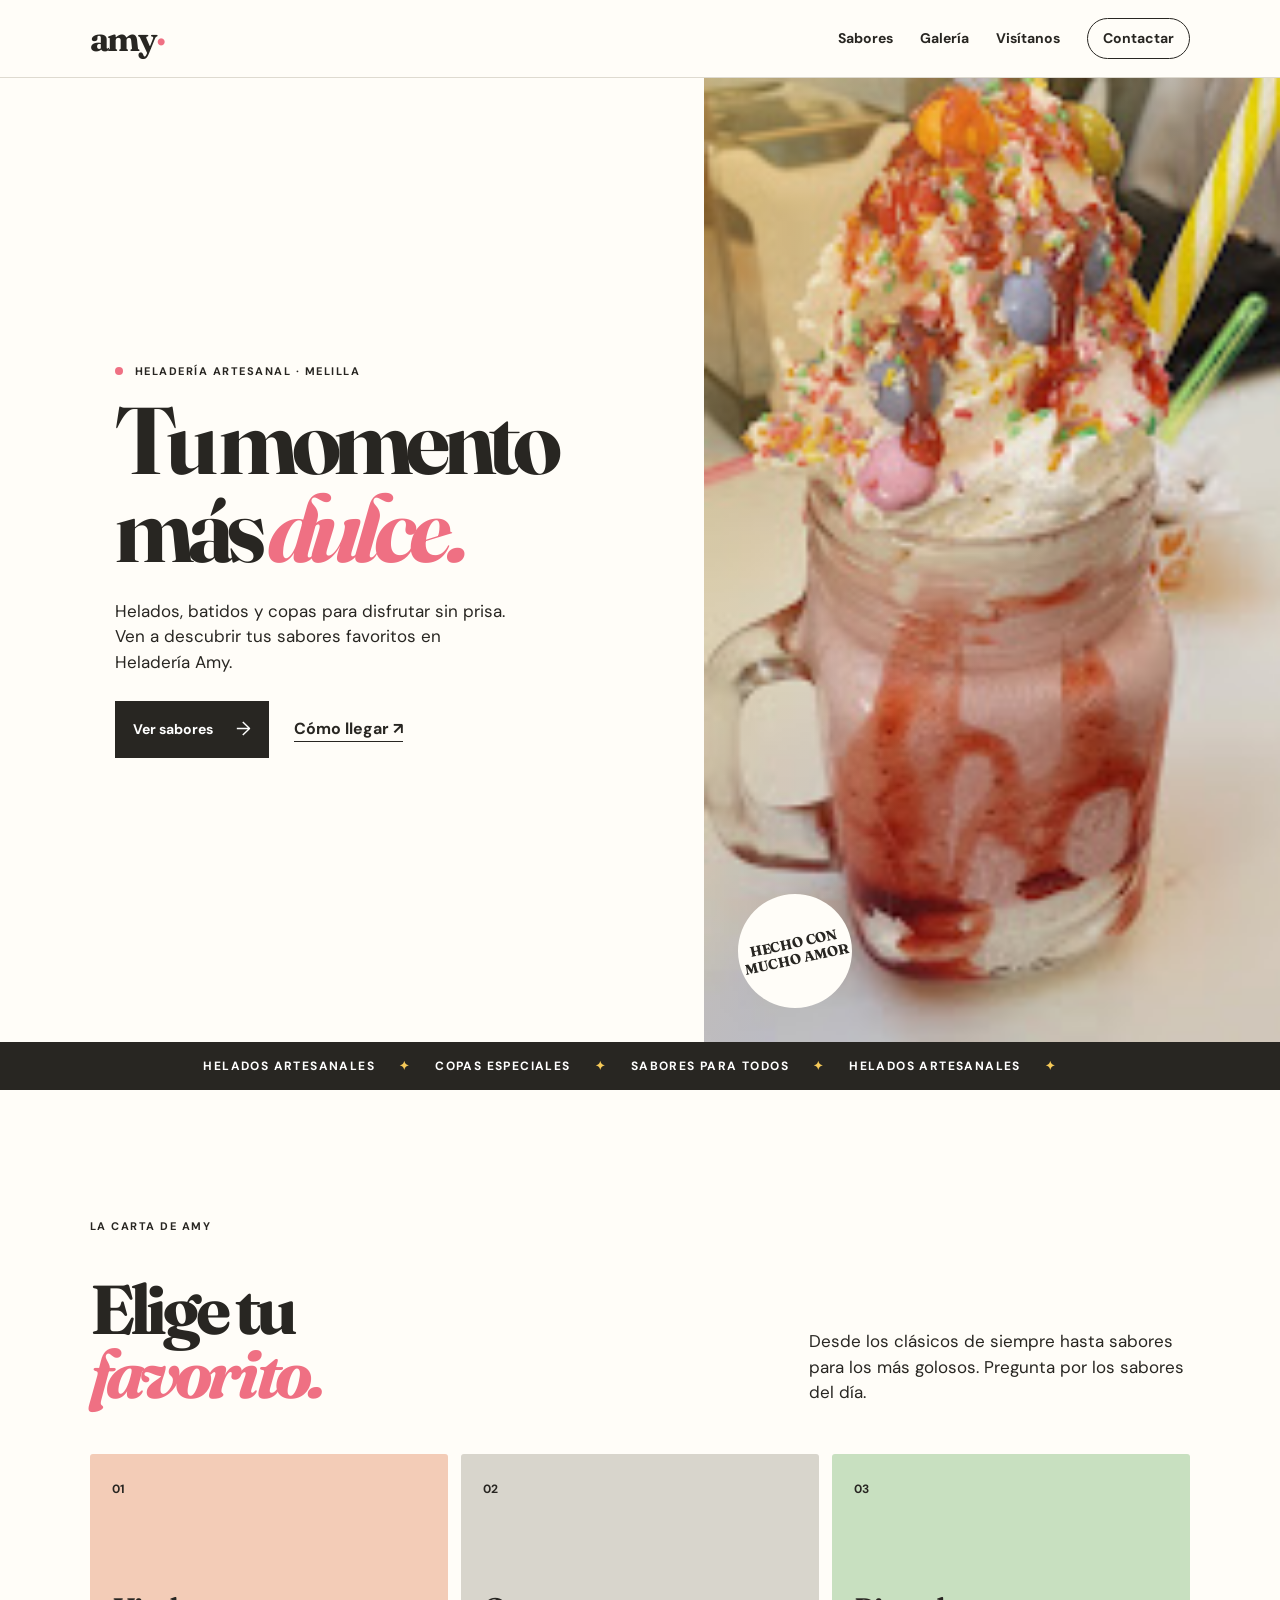
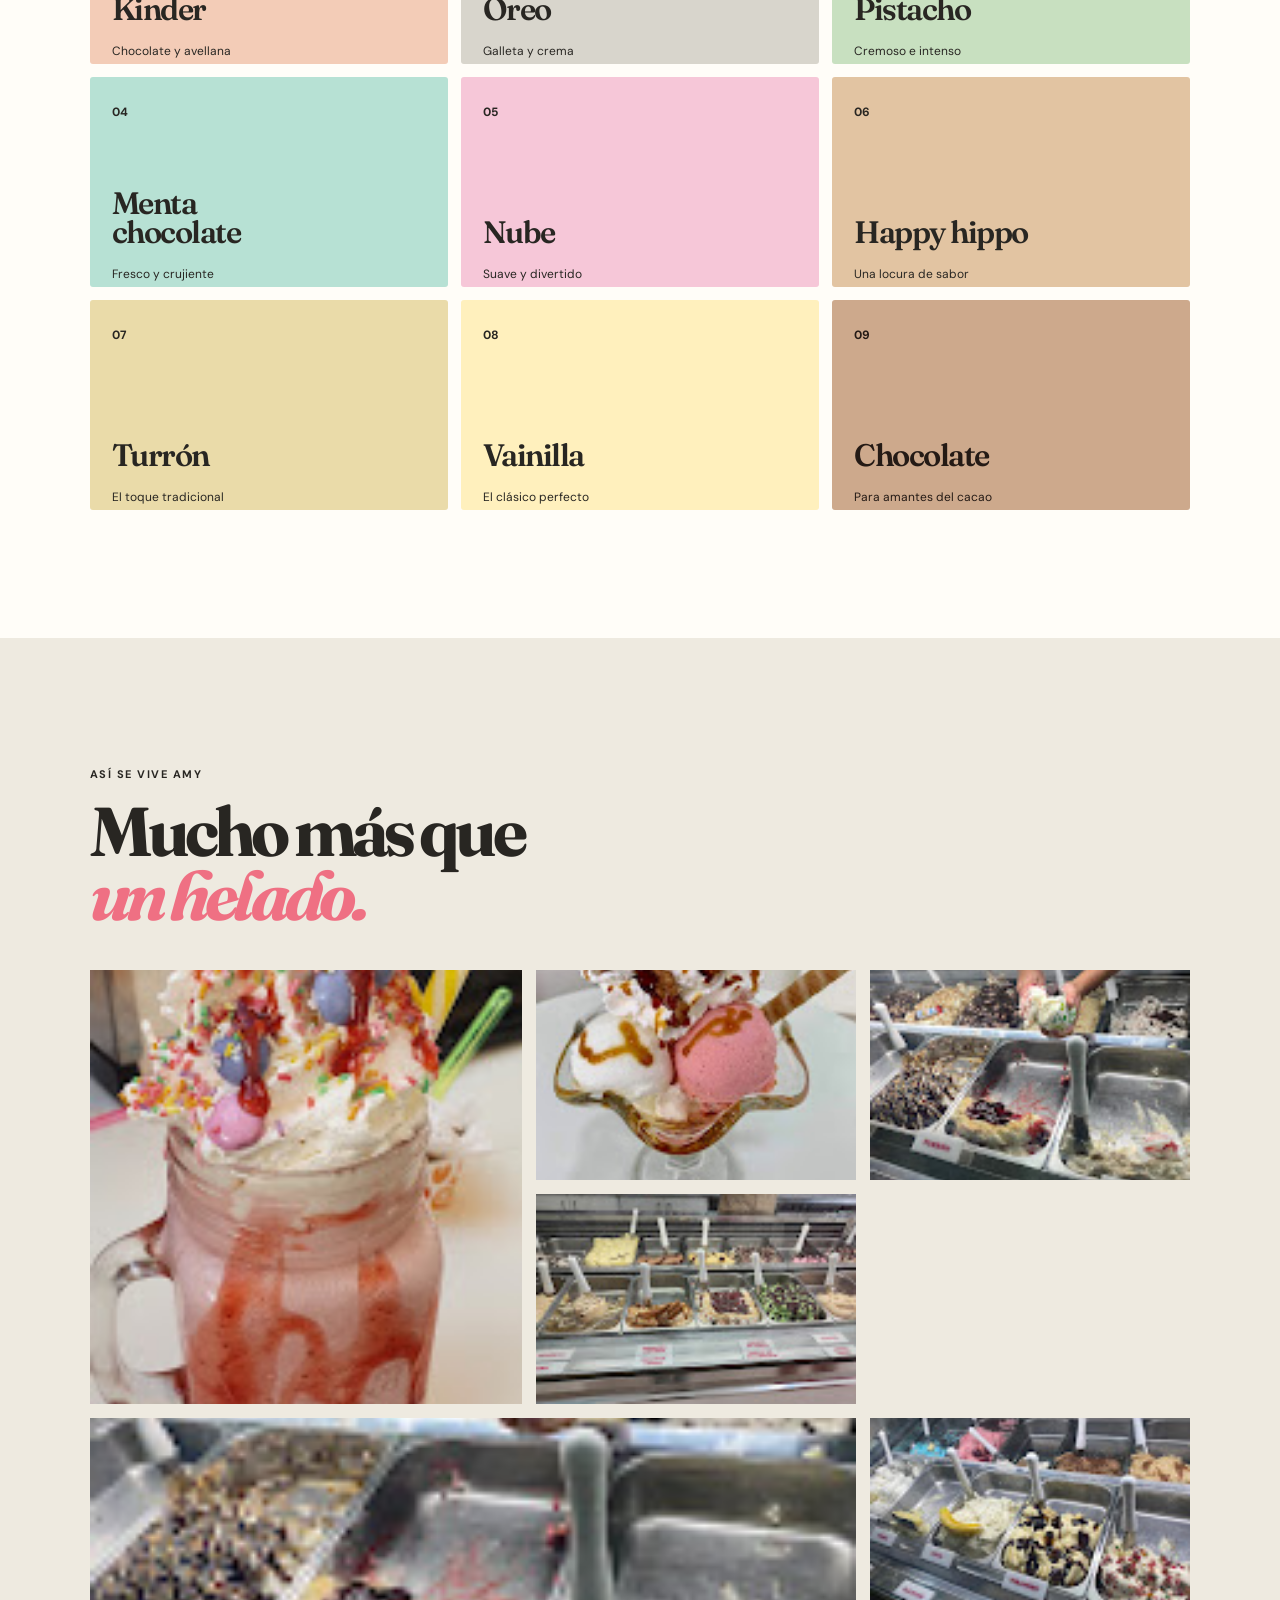
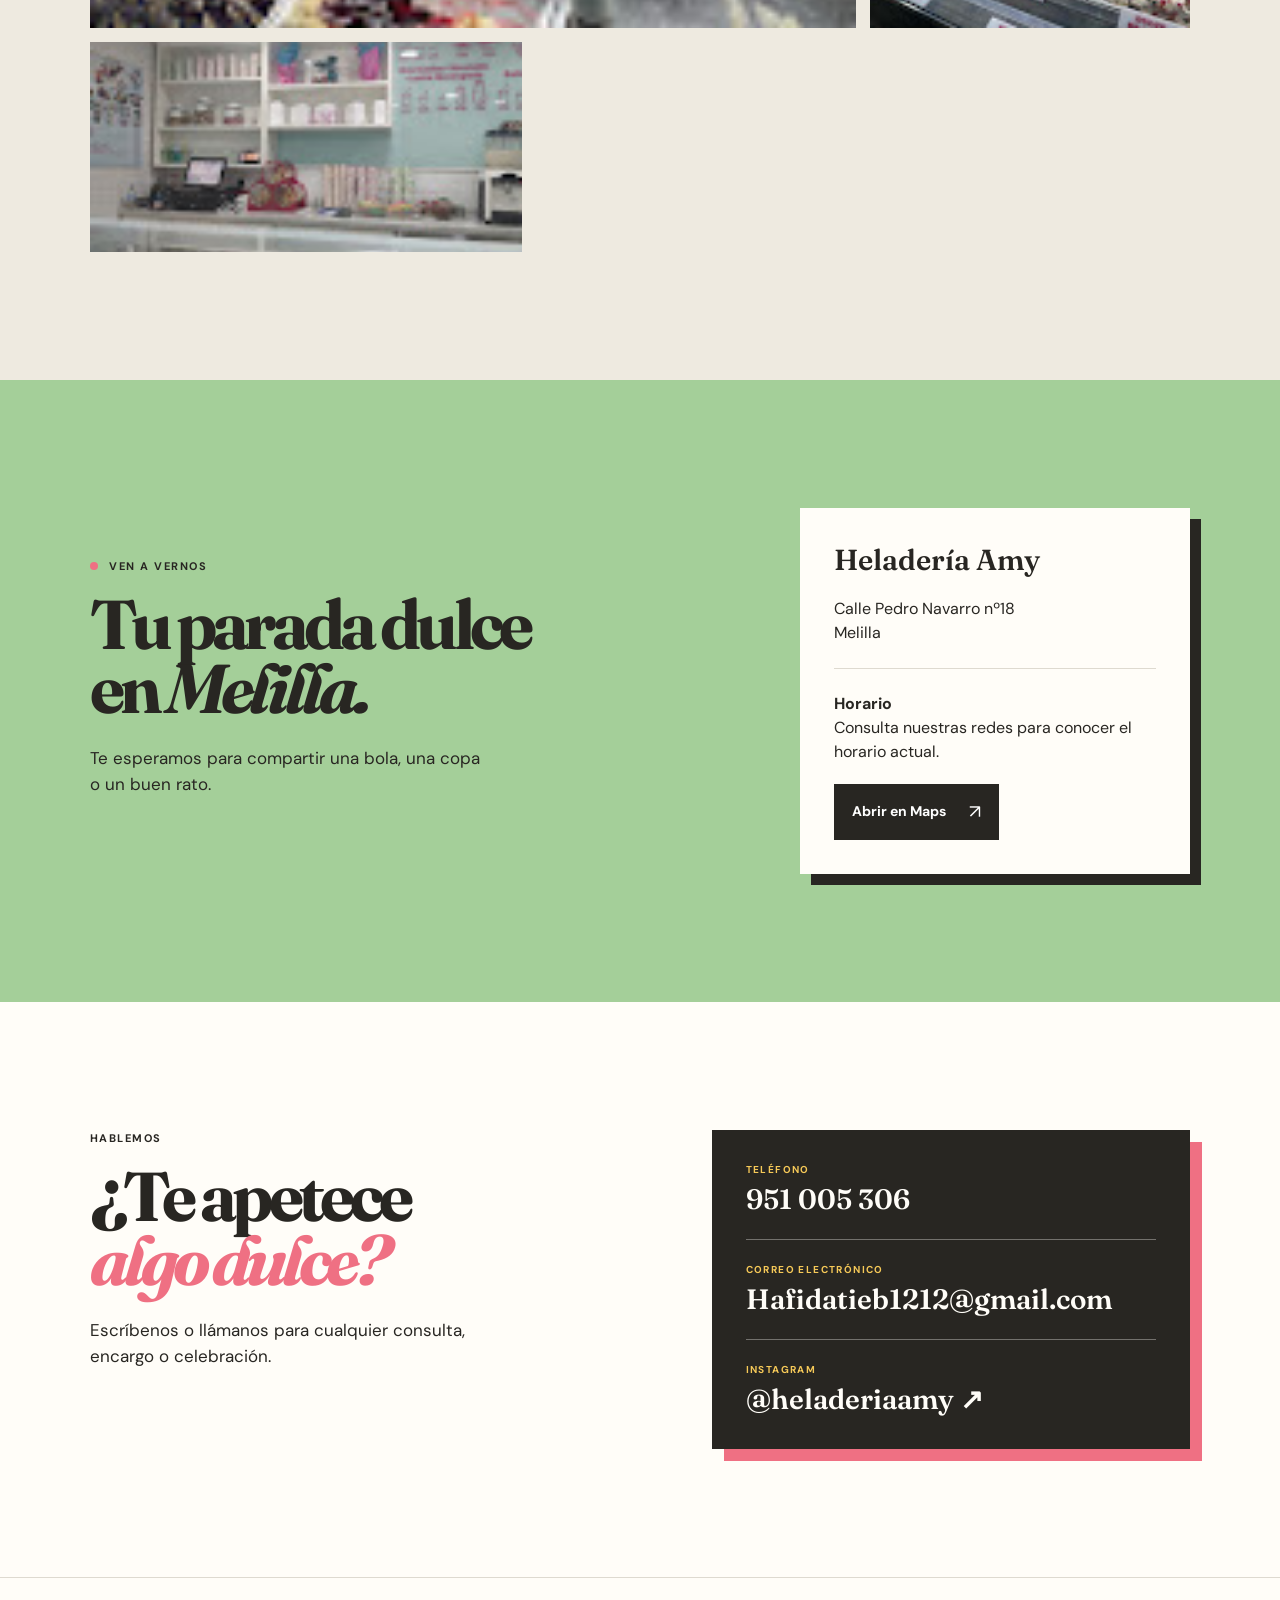
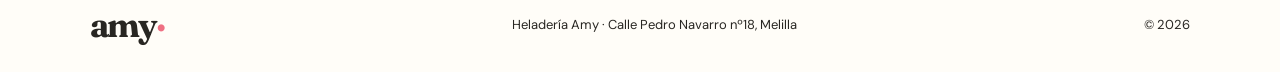
<file: index.html>
<!doctype html><html lang="es"><head><meta charset="UTF-8"><meta name="viewport" content="width=device-width, initial-scale=1.0"><meta name="description" content="Heladería Amy en Melilla: helados, batidos y copas con mucho sabor."><title>Heladería Amy · Melilla</title><link rel="preconnect" href="https://fonts.googleapis.com"><link rel="preconnect" href="https://fonts.gstatic.com" crossorigin><link href="https://fonts.googleapis.com/css2?family=DM+Sans:wght@400;500;600;700&family=Fraunces:opsz,wght@9..144,600;9..144,700&display=swap" rel="stylesheet"><link rel="stylesheet" href="styles.css?v=20260915-2"><style>.contact{background:#fffdf8}.contact-details{display:grid;align-content:center;gap:0;background:#282622;padding:10px 34px;box-shadow:12px 12px 0 #ef7083}.contact-details a{display:block!important;color:#fffdf8!important;font:600 clamp(18px,2.2vw,28px) Fraunces,serif!important;text-decoration:none!important;border-bottom:1px solid rgba(255,253,248,.35)!important;padding:23px 0!important;overflow-wrap:anywhere}.contact-details a:last-child{border-bottom:0!important}.contact-details small{display:block;margin-bottom:6px;color:#f6c958;font:700 10px "DM Sans"!important;letter-spacing:1.4px;text-transform:uppercase}@media(max-width:750px){.contact-details{padding:8px 22px;box-shadow:8px 8px 0 #ef7083}}</style></head><body>
<header><a class="brand" href="#inicio">amy<span>·</span></a><button class="menu" aria-expanded="false">Menú <b>+</b></button><nav><a href="#sabores">Sabores</a><a href="#galeria">Galería</a><a href="#visitanos">Visítanos</a><a class="nav-button" href="#contacto">Contactar</a></nav></header>
<main><section class="hero" id="inicio"><div class="hero-copy"><p class="eyebrow"><i></i> Heladería artesanal · Melilla</p><h1>Tu momento<br>más <em>dulce.</em></h1><p>Helados, batidos y copas para disfrutar sin prisa. Ven a descubrir tus sabores favoritos en Heladería Amy.</p><div class="actions"><a class="button dark" href="#sabores">Ver sabores <b>→</b></a><a class="underlined" href="#visitanos">Cómo llegar ↗</a></div></div><div class="hero-image"><img src="assets/helado-3.jpg" alt="Copa de helado de Heladería Amy"><div class="round-label">HECHO CON<br>MUCHO AMOR</div></div></section>
<div class="strip">HELADOS ARTESANALES <span>✦</span> COPAS ESPECIALES <span>✦</span> SABORES PARA TODOS <span>✦</span> HELADOS ARTESANALES <span>✦</span></div>
<section class="section flavours" id="sabores"><div class="intro"><p class="eyebrow">La carta de Amy</p><h2>Elige tu<br><em>favorito.</em></h2><p>Desde los clásicos de siempre hasta sabores para los más golosos. Pregunta por los sabores del día.</p></div><div class="flavour-grid"><article class="flavour kinder"><span>01</span><h3>Kinder</h3><p>Chocolate y avellana</p></article><article class="flavour oreo"><span>02</span><h3>Oreo</h3><p>Galleta y crema</p></article><article class="flavour pistachio"><span>03</span><h3>Pistacho</h3><p>Cremoso e intenso</p></article><article class="flavour mint"><span>04</span><h3>Menta<br>chocolate</h3><p>Fresco y crujiente</p></article><article class="flavour cloud"><span>05</span><h3>Nube</h3><p>Suave y divertido</p></article><article class="flavour hippo"><span>06</span><h3>Happy hippo</h3><p>Una locura de sabor</p></article><article class="flavour nougat"><span>07</span><h3>Turrón</h3><p>El toque tradicional</p></article><article class="flavour vanilla"><span>08</span><h3>Vainilla</h3><p>El clásico perfecto</p></article><article class="flavour chocolate"><span>09</span><h3>Chocolate</h3><p>Para amantes del cacao</p></article></div></section>
<section class="gallery section" id="galeria"><div class="gallery-title"><p class="eyebrow">Así se vive Amy</p><h2>Mucho más que<br><em>un helado.</em></h2></div><div class="gallery-grid"><img class="large" src="assets/helado-3.jpg" alt="Copa especial de Heladería Amy"><img src="assets/helado-2.jpg" alt="Copa de helado de fresa"><img src="assets/helado-4.jpg" alt="Helados artesanales en vitrina"><img src="assets/helado-5.jpg" alt="Vitrina con sabores de helado"><img class="wide" src="assets/helado-1.jpg" alt="Vitrina de Heladería Amy"><img src="assets/helado-6.jpg" alt="Sabores de Heladería Amy"><img src="assets/helado-7.jpg" alt="Helado servido en Heladería Amy"></div></section>
<section class="visit" id="visitanos"><div><p class="eyebrow"><i></i> Ven a vernos</p><h2>Tu parada dulce<br>en <em>Melilla.</em></h2><p>Te esperamos para compartir una bola, una copa o un buen rato.</p></div><div class="visit-card"><p class="card-title">Heladería Amy</p><p>Calle Pedro Navarro nº18<br>Melilla</p><hr><p><b>Horario</b><br>Consulta nuestras redes para conocer el horario actual.</p><a class="button dark" href="https://www.google.com/maps/search/?api=1&query=Calle+Pedro+Navarro+18%2C+Melilla" target="_blank" rel="noopener">Abrir en Maps <b>↗</b></a></div></section>
<section class="contact section" id="contacto"><div><p class="eyebrow">Hablemos</p><h2>¿Te apetece<br><em>algo dulce?</em></h2><p>Escríbenos o llámanos para cualquier consulta, encargo o celebración.</p></div><div class="contact-details"><a href="tel:+34951005306"><small>Teléfono</small>951 005 306</a><a href="mailto:Hafidatieb1212@gmail.com"><small>Correo electrónico</small>Hafidatieb1212@gmail.com</a><a href="https://www.instagram.com/heladeriaamy/" target="_blank" rel="noopener"><small>Instagram</small>@heladeriaamy ↗</a></div></section></main><footer><a class="brand" href="#inicio">amy<span>·</span></a><p>Heladería Amy · Calle Pedro Navarro nº18, Melilla</p><p>© <span id="year"></span></p></footer><script src="script.js"></script></body></html>
</file>
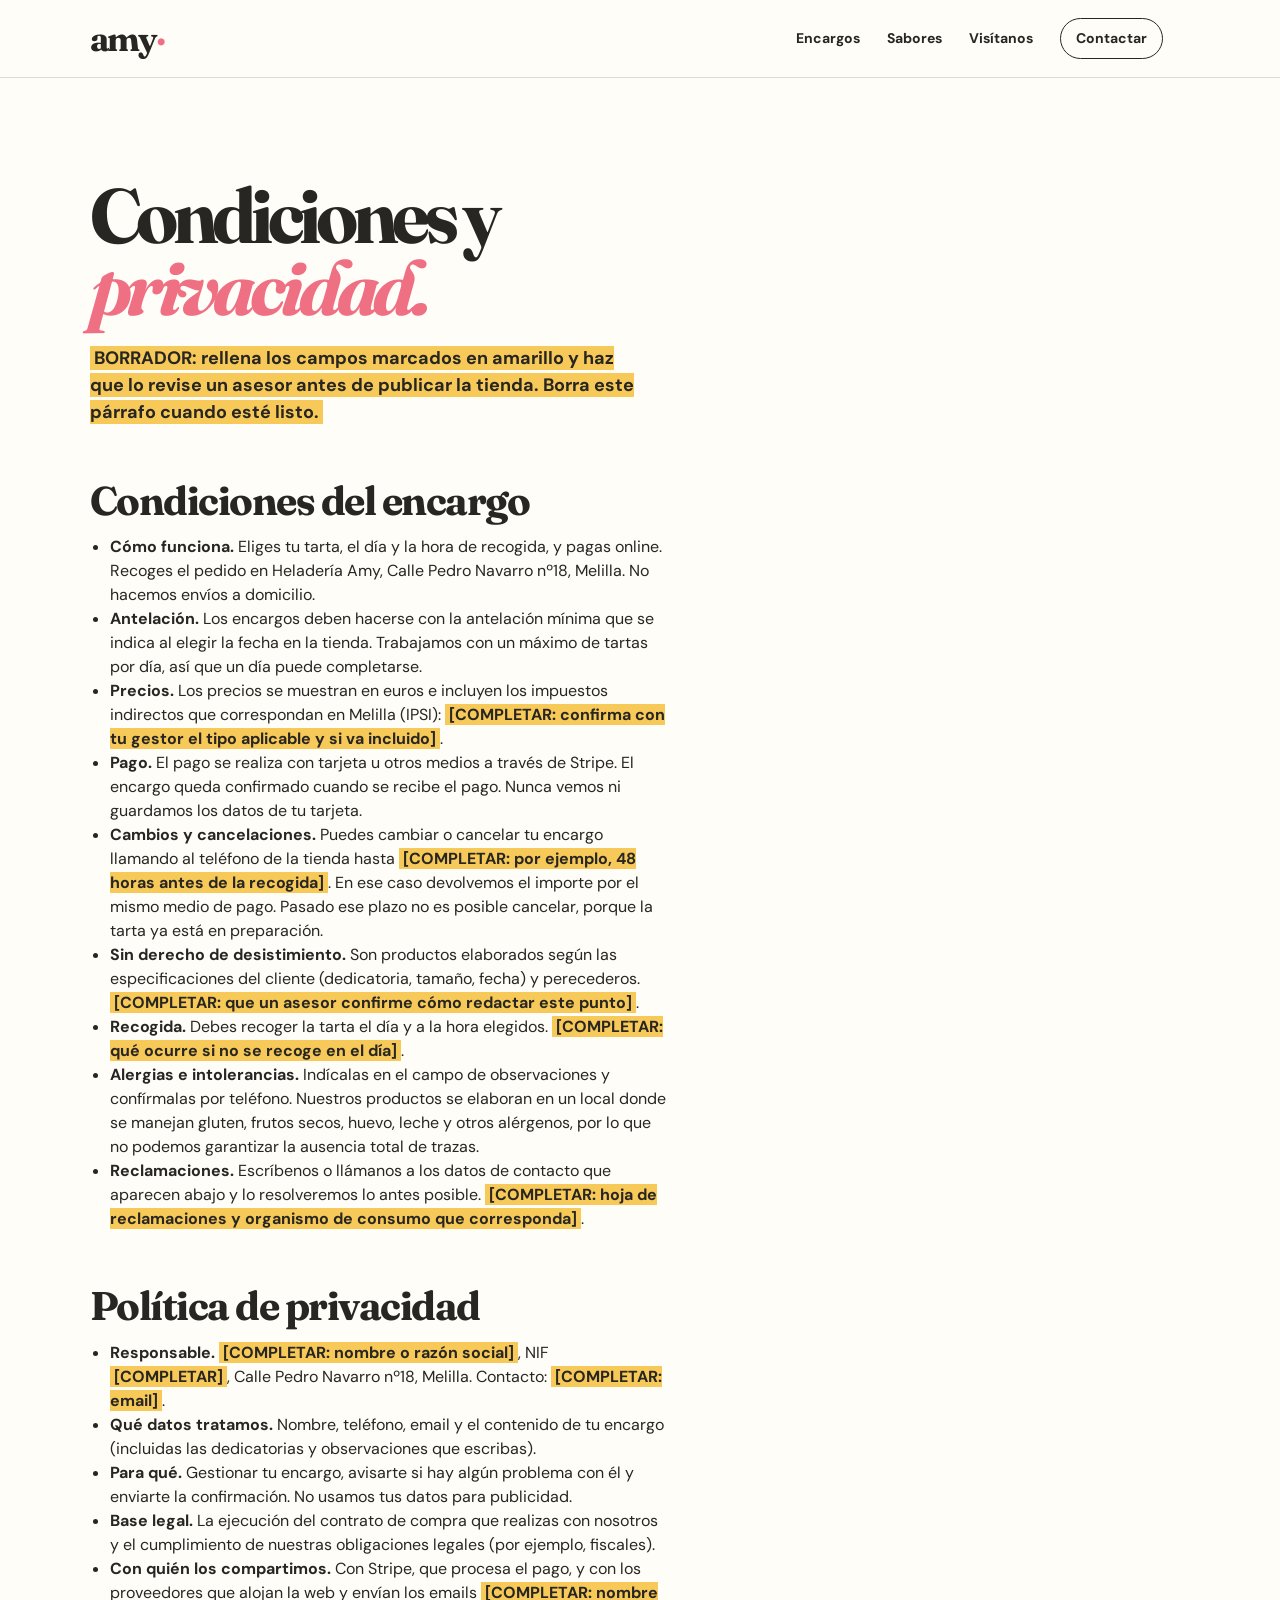
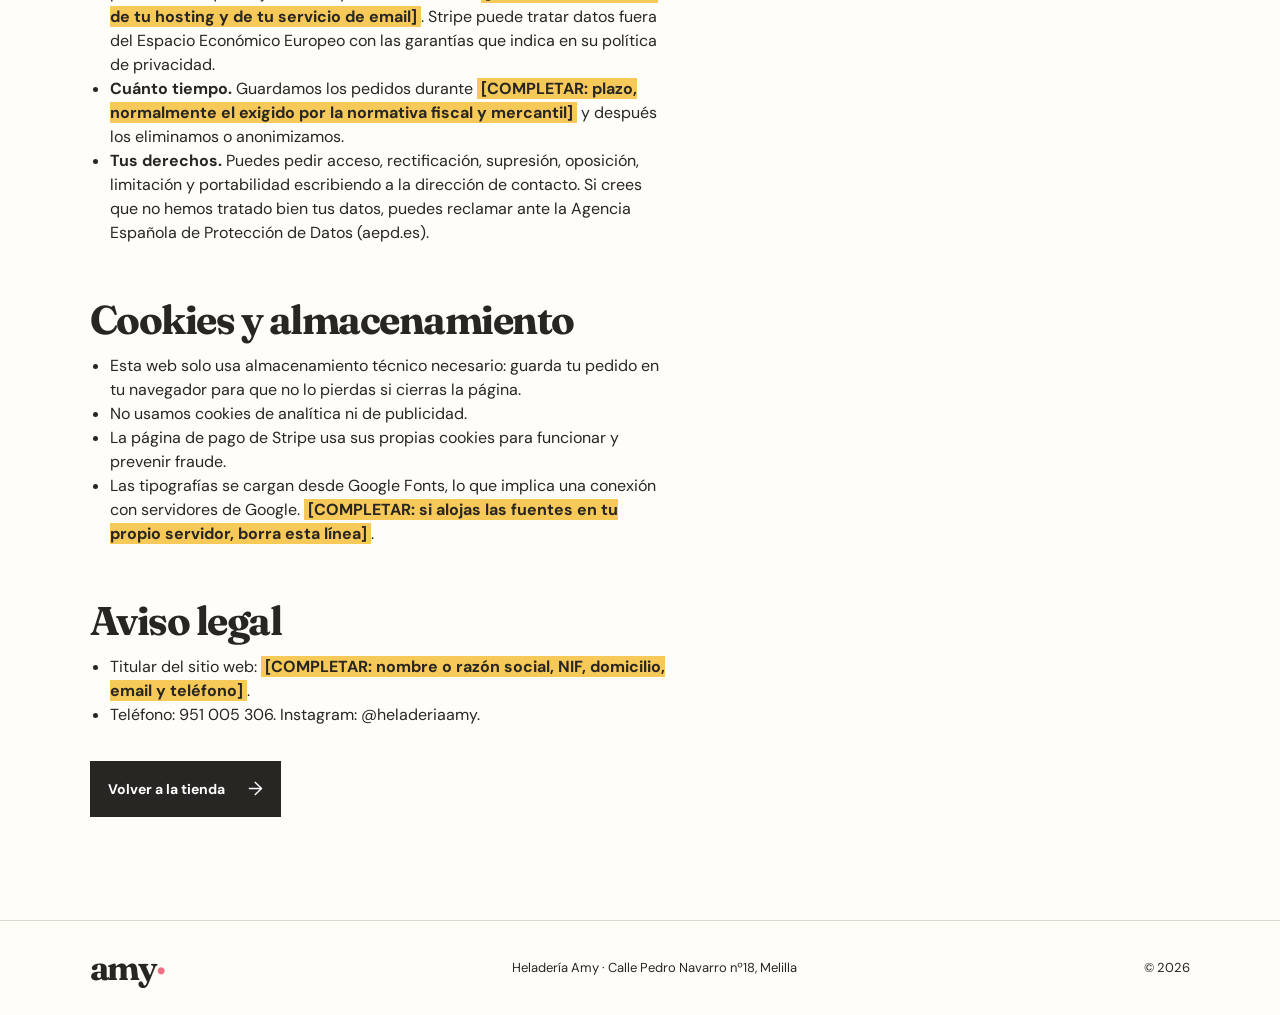
<file: legal.html>
<!doctype html>
<html lang="es">
<head>
<meta charset="UTF-8">
<meta name="viewport" content="width=device-width, initial-scale=1.0">
<title>Condiciones, privacidad y cookies · Heladería Amy</title>
<link rel="preconnect" href="https://fonts.googleapis.com">
<link rel="preconnect" href="https://fonts.gstatic.com" crossorigin>
<link href="https://fonts.googleapis.com/css2?family=DM+Sans:wght@400;500;600;700&family=Fraunces:opsz,wght@9..144,600;9..144,700&display=swap" rel="stylesheet">
<link rel="stylesheet" href="styles.css?v=20260919-1">
<link rel="stylesheet" href="tienda.css?v=1">
</head>
<body>

<header>
  <a class="brand" href="index.html#inicio">amy<span>·</span></a>
  <nav>
    <a href="tienda.html">Encargos</a>
    <a href="index.html#sabores">Sabores</a>
    <a href="index.html#visitanos">Visítanos</a>
    <a class="nav-button" href="index.html#contacto">Contactar</a>
  </nav>
  <div class="header-actions">
    <button class="menu" aria-expanded="false">Menú <b>+</b></button>
  </div>
</header>

<main class="page legal">
  <h1>Condiciones y <em>privacidad.</em></h1>
  <p class="lead"><span class="todo">BORRADOR: rellena los campos marcados en amarillo y haz que lo revise un asesor antes de publicar la tienda. Borra este párrafo cuando esté listo.</span></p>

  <h2 id="condiciones">Condiciones del encargo</h2>
  <ul>
    <li><strong>Cómo funciona.</strong> Eliges tu tarta, el día y la hora de recogida, y pagas online. Recoges el pedido en Heladería Amy, Calle Pedro Navarro nº18, Melilla. No hacemos envíos a domicilio.</li>
    <li><strong>Antelación.</strong> Los encargos deben hacerse con la antelación mínima que se indica al elegir la fecha en la tienda. Trabajamos con un máximo de tartas por día, así que un día puede completarse.</li>
    <li><strong>Precios.</strong> Los precios se muestran en euros e incluyen los impuestos indirectos que correspondan en Melilla (IPSI): <span class="todo">[COMPLETAR: confirma con tu gestor el tipo aplicable y si va incluido]</span>.</li>
    <li><strong>Pago.</strong> El pago se realiza con tarjeta u otros medios a través de Stripe. El encargo queda confirmado cuando se recibe el pago. Nunca vemos ni guardamos los datos de tu tarjeta.</li>
    <li><strong>Cambios y cancelaciones.</strong> Puedes cambiar o cancelar tu encargo llamando al teléfono de la tienda hasta <span class="todo">[COMPLETAR: por ejemplo, 48 horas antes de la recogida]</span>. En ese caso devolvemos el importe por el mismo medio de pago. Pasado ese plazo no es posible cancelar, porque la tarta ya está en preparación.</li>
    <li><strong>Sin derecho de desistimiento.</strong> Son productos elaborados según las especificaciones del cliente (dedicatoria, tamaño, fecha) y perecederos. <span class="todo">[COMPLETAR: que un asesor confirme cómo redactar este punto]</span>.</li>
    <li><strong>Recogida.</strong> Debes recoger la tarta el día y a la hora elegidos. <span class="todo">[COMPLETAR: qué ocurre si no se recoge en el día]</span>.</li>
    <li><strong>Alergias e intolerancias.</strong> Indícalas en el campo de observaciones y confírmalas por teléfono. Nuestros productos se elaboran en un local donde se manejan gluten, frutos secos, huevo, leche y otros alérgenos, por lo que no podemos garantizar la ausencia total de trazas.</li>
    <li><strong>Reclamaciones.</strong> Escríbenos o llámanos a los datos de contacto que aparecen abajo y lo resolveremos lo antes posible. <span class="todo">[COMPLETAR: hoja de reclamaciones y organismo de consumo que corresponda]</span>.</li>
  </ul>

  <h2 id="privacidad">Política de privacidad</h2>
  <ul>
    <li><strong>Responsable.</strong> <span class="todo">[COMPLETAR: nombre o razón social]</span>, NIF <span class="todo">[COMPLETAR]</span>, Calle Pedro Navarro nº18, Melilla. Contacto: <span class="todo">[COMPLETAR: email]</span>.</li>
    <li><strong>Qué datos tratamos.</strong> Nombre, teléfono, email y el contenido de tu encargo (incluidas las dedicatorias y observaciones que escribas).</li>
    <li><strong>Para qué.</strong> Gestionar tu encargo, avisarte si hay algún problema con él y enviarte la confirmación. No usamos tus datos para publicidad.</li>
    <li><strong>Base legal.</strong> La ejecución del contrato de compra que realizas con nosotros y el cumplimiento de nuestras obligaciones legales (por ejemplo, fiscales).</li>
    <li><strong>Con quién los compartimos.</strong> Con Stripe, que procesa el pago, y con los proveedores que alojan la web y envían los emails <span class="todo">[COMPLETAR: nombre de tu hosting y de tu servicio de email]</span>. Stripe puede tratar datos fuera del Espacio Económico Europeo con las garantías que indica en su política de privacidad.</li>
    <li><strong>Cuánto tiempo.</strong> Guardamos los pedidos durante <span class="todo">[COMPLETAR: plazo, normalmente el exigido por la normativa fiscal y mercantil]</span> y después los eliminamos o anonimizamos.</li>
    <li><strong>Tus derechos.</strong> Puedes pedir acceso, rectificación, supresión, oposición, limitación y portabilidad escribiendo a la dirección de contacto. Si crees que no hemos tratado bien tus datos, puedes reclamar ante la Agencia Española de Protección de Datos (aepd.es).</li>
  </ul>

  <h2 id="cookies">Cookies y almacenamiento</h2>
  <ul>
    <li>Esta web solo usa almacenamiento técnico necesario: guarda tu pedido en tu navegador para que no lo pierdas si cierras la página.</li>
    <li>No usamos cookies de analítica ni de publicidad.</li>
    <li>La página de pago de Stripe usa sus propias cookies para funcionar y prevenir fraude.</li>
    <li>Las tipografías se cargan desde Google Fonts, lo que implica una conexión con servidores de Google. <span class="todo">[COMPLETAR: si alojas las fuentes en tu propio servidor, borra esta línea]</span>.</li>
  </ul>

  <h2 id="aviso">Aviso legal</h2>
  <ul>
    <li>Titular del sitio web: <span class="todo">[COMPLETAR: nombre o razón social, NIF, domicilio, email y teléfono]</span>.</li>
    <li>Teléfono: 951 005 306. Instagram: @heladeriaamy.</li>
  </ul>

  <div class="page-actions">
    <a class="button dark" href="tienda.html">Volver a la tienda <b>→</b></a>
  </div>
</main>

<footer>
  <a class="brand" href="index.html#inicio">amy<span>·</span></a>
  <p>Heladería Amy · Calle Pedro Navarro nº18, Melilla</p>
  <p>© <span id="year"></span></p>
</footer>

<script src="script.js"></script>
</body>
</html>
</file>
<file: styles.css>
:root{--ink:#282622;--cream:#fffdf8;--pink:#ef7083;--yellow:#f6c958;--green:#a4cf99;--line:#dedad0}*{box-sizing:border-box}html{scroll-behavior:smooth}body{margin:0;background:var(--cream);color:var(--ink);font:16px/1.5 "DM Sans",sans-serif}header{height:78px;padding:0 clamp(22px,7vw,110px);display:flex;align-items:center;justify-content:space-between;border-bottom:1px solid var(--line);position:relative;z-index:3}.brand{font:700 34px/1 Fraunces,serif;letter-spacing:-2px;color:var(--ink);text-decoration:none}.brand span,em{color:var(--pink)}nav{display:flex;align-items:center;gap:27px}nav a{color:var(--ink);font-size:14px;font-weight:700;text-decoration:none}.nav-button{border:1px solid var(--ink);padding:9px 15px;border-radius:99px}.menu{display:none;border:0;background:none;font:700 14px "DM Sans"}.hero{min-height:630px;display:grid;grid-template-columns:1.1fr .9fr}.hero-copy{padding:clamp(72px,10vw,130px) clamp(22px,9vw,135px);align-self:center}.eyebrow{margin:0 0 17px;font-size:11px;font-weight:700;letter-spacing:1.5px;text-transform:uppercase}.eyebrow i{display:inline-block;width:8px;height:8px;border-radius:50%;background:var(--pink);margin-right:7px}h1,h2{font:700 clamp(54px,7.4vw,106px)/.93 Fraunces,serif;letter-spacing:-.07em;margin:0}h2{font-size:clamp(43px,5.4vw,76px)}.hero-copy>p:not(.eyebrow),.intro>p:last-child,.visit>div>p:last-child,.contact>div>p:last-child{font-size:17px;max-width:390px;margin:26px 0}.actions{display:flex;gap:25px;align-items:center;flex-wrap:wrap}.button{display:inline-flex;align-items:center;gap:23px;padding:13px 17px;border:1px solid var(--ink);text-decoration:none;font-size:14px;font-weight:700;color:var(--ink);cursor:pointer}.dark{background:var(--ink);color:white}.button b{font-size:19px;font-weight:400}.underlined{color:var(--ink);font-weight:700;text-decoration:none;border-bottom:1px solid var(--ink)}.hero-image{min-height:450px;position:relative;overflow:hidden;background:var(--yellow)}.hero-image:after{content:"";position:absolute;inset:0;background:linear-gradient(120deg,rgba(246,201,88,.45),transparent 55%)}.hero-image img{width:100%;height:100%;object-fit:cover;display:block}.round-label{position:absolute;z-index:1;bottom:34px;left:34px;width:114px;height:114px;border-radius:50%;background:var(--cream);display:grid;place-content:center;text-align:center;font:700 14px/1.15 Fraunces,serif;transform:rotate(-12deg)}.strip{overflow:hidden;white-space:nowrap;background:var(--ink);color:#fff;padding:15px 0;text-align:center;font-size:12px;font-weight:700;letter-spacing:1.4px}.strip span{color:var(--yellow);padding:0 20px}.section{padding:clamp(75px,10vw,140px) clamp(22px,7vw,110px)}.intro{display:grid;grid-template-columns:1fr .55fr;gap:25px;align-items:end;margin-bottom:48px}.intro .eyebrow,.intro h2{grid-column:1}.intro>p:last-child{grid-column:2;grid-row:1/3;align-self:end;margin:0}.flavour-grid{display:grid;grid-template-columns:repeat(3,1fr);gap:13px}.flavour{min-height:210px;padding:22px;position:relative;border-radius:3px}.flavour span{font-size:12px;font-weight:700}.flavour h3{position:absolute;bottom:39px;margin:0;font:600 31px/.95 Fraunces,serif;letter-spacing:-1.5px}.flavour p{position:absolute;bottom:4px;margin:0;font-size:12px}.kinder{background:#f3ccb7}.oreo{background:#d8d5cc}.pistachio{background:#c8e0c0}.mint{background:#b7e1d4}.cloud{background:#f6c7d8}.hippo{background:#e2c4a2}.nougat{background:#eadba9}.vanilla{background:#fff0bd}.chocolate{background:#cda98c;color:#241a15}.gallery{background:#eeeae0}.gallery-title{margin-bottom:42px}.gallery-grid{display:grid;grid-template-columns:1.35fr 1fr 1fr;grid-auto-rows:210px;gap:14px}.gallery-grid img{width:100%;height:100%;object-fit:cover;display:block}.gallery-grid .large{grid-row:span 2}.gallery-grid .wide{grid-column:span 2}.visit{background:var(--green);padding:clamp(75px,10vw,135px) clamp(22px,7vw,110px);display:grid;grid-template-columns:1fr .75fr;gap:50px;align-items:center}.visit h2 em{color:var(--ink)}.visit-card{background:var(--cream);padding:34px;max-width:390px;justify-self:end;box-shadow:11px 11px 0 var(--ink)}.visit-card p{margin:0 0 20px}.card-title{font:600 29px Fraunces,serif!important}.visit-card hr{border:0;border-top:1px solid var(--line);margin:23px 0}.contact{display:grid;grid-template-columns:1fr .9fr;gap:90px}.contact-details{display:grid;align-content:center;gap:25px}.contact-details a{color:var(--ink);font:600 clamp(18px,2.2vw,28px) Fraunces,serif;text-decoration:none;border-bottom:1px solid var(--ink);padding-bottom:15px}.contact-details small{display:block;margin-bottom:5px;font:700 10px "DM Sans";letter-spacing:1.4px;text-transform:uppercase}footer{border-top:1px solid var(--line);padding:30px clamp(22px,7vw,110px);display:flex;justify-content:space-between;align-items:center;gap:18px;font-size:13px}footer p{margin:0}@media(max-width:750px){header{height:68px}.menu{display:block}nav{display:none;position:absolute;top:67px;left:0;right:0;background:var(--cream);padding:25px;flex-direction:column;align-items:flex-start;border-bottom:1px solid var(--line)}nav.open{display:flex}.hero,.visit,.contact{grid-template-columns:1fr}.hero-copy{padding-bottom:65px}.hero-image{min-height:390px}.intro{display:block}.intro>p:last-child{margin-top:22px}.flavour-grid{grid-template-columns:repeat(2,1fr)}.flavour{min-height:180px}.flavour h3{font-size:25px}.gallery-grid{grid-template-columns:1fr 1fr;grid-auto-rows:150px}.gallery-grid .large{grid-row:span 2}.gallery-grid .wide{grid-column:span 2}.visit-card{justify-self:start}.contact{gap:40px}footer{flex-direction:column;align-items:flex-start}}
</file>
<file: tienda.css>
/* Tienda de encargos · extiende styles.css (usa sus variables y tipografías) */

:root{--muted:#615d55;--error:#a12a1f}

[hidden]{display:none!important}
body:has(dialog[open]){overflow:hidden}
:focus-visible{outline:3px solid var(--pink);outline-offset:2px}
button{font-family:inherit}
.visually-hidden{position:absolute;width:1px;height:1px;overflow:hidden;clip:rect(0 0 0 0);white-space:nowrap}

/* Cabecera con botón de pedido */
header nav{margin-left:auto;margin-right:27px}
nav a[aria-current="page"]{border-bottom:2px solid var(--pink)}
.header-actions{display:flex;align-items:center;gap:14px}
.cart-button{display:inline-flex;align-items:center;gap:9px;border:1px solid var(--ink);border-radius:99px;background:var(--cream);color:var(--ink);padding:8px 8px 8px 15px;font-size:14px;font-weight:700;cursor:pointer}
.cart-button:hover{background:var(--ink);color:#fff}
.cart-count{display:inline-grid;place-items:center;min-width:24px;height:24px;padding:0 6px;border-radius:99px;background:var(--pink);color:var(--ink);font-size:13px}
.cart-count.has-items{background:var(--yellow)}

/* Portada de la tienda */
.shop-hero{padding:clamp(56px,8vw,104px) clamp(22px,7vw,110px) clamp(44px,6vw,72px);display:grid;grid-template-columns:1.15fr .85fr;gap:clamp(36px,6vw,80px);align-items:end;border-bottom:1px solid var(--line)}
.shop-hero h1{font-size:clamp(46px,6.2vw,88px)}
.shop-hero .lead{font-size:17px;max-width:430px;margin:26px 0 0}
.how{list-style:none;margin:0;padding:6px 26px;background:var(--ink);color:var(--cream);box-shadow:11px 11px 0 var(--yellow);counter-reset:step}
.how li{display:grid;grid-template-columns:38px 1fr;gap:10px;align-items:baseline;padding:17px 0;border-bottom:1px solid rgba(255,253,248,.3);counter-increment:step}
.how li:last-child{border-bottom:0}
.how li:before{content:counter(step);font:600 27px/1 Fraunces,serif;color:var(--yellow)}
.how strong{display:block;font:600 21px/1.15 Fraunces,serif;letter-spacing:-.5px}
.how span{display:block;font-size:14px;color:#e8e4da;margin-top:2px}

/* Aviso (pago cancelado, errores generales) */
.notice{margin:0;padding:15px clamp(22px,7vw,110px);background:var(--yellow);font-weight:600;font-size:15px;display:flex;justify-content:space-between;gap:18px;align-items:center}
.notice button{background:none;border:0;font-size:22px;line-height:1;cursor:pointer;color:var(--ink)}

/* Catálogo */
.shop{padding:clamp(56px,8vw,100px) clamp(22px,7vw,110px) clamp(64px,9vw,120px)}
.shop-head{display:flex;justify-content:space-between;align-items:end;gap:30px;flex-wrap:wrap;margin-bottom:40px}
.shop-head p{max-width:390px;margin:0;font-size:16px}
.product-grid{display:grid;grid-template-columns:repeat(3,1fr);gap:13px}
.product{background:var(--tint,#f3ccb7);border-radius:3px;display:flex;flex-direction:column;overflow:hidden;min-height:290px}
.product img{width:100%;aspect-ratio:4/3;object-fit:cover;display:block}
.product-body{padding:22px;display:flex;flex-direction:column;flex:1;gap:6px}
.product h3{font:600 31px/.98 Fraunces,serif;letter-spacing:-1.5px;margin:0}
.product p{margin:0;font-size:14px}
.product-foot{margin-top:auto;padding-top:26px;display:flex;justify-content:space-between;align-items:center;gap:12px}
.product-price{font:600 19px Fraunces,serif}
.product-price small{display:block;font:500 12px "DM Sans",sans-serif;color:#3d3a34}
.state{padding:44px 0;font-size:17px;max-width:520px}
.state a{color:var(--ink);font-weight:700}
.button:disabled{opacity:.55;cursor:wait}
.button.light{background:var(--cream);color:var(--ink)}
.button.full{width:100%;justify-content:space-between}

/* Diálogos: elegir tarta y pedido */
dialog{border:1px solid var(--ink);padding:0;background:var(--cream);color:var(--ink);font:16px/1.5 "DM Sans",sans-serif}
dialog::backdrop{background:rgba(40,38,34,.55)}
.dialog-pick{width:min(520px,calc(100vw - 28px));box-shadow:11px 11px 0 var(--ink);max-height:calc(100dvh - 28px);overflow:auto}
.dialog-pick form{padding:30px}
.dialog-head{display:flex;justify-content:space-between;align-items:start;gap:16px;margin-bottom:6px}
.dialog-head h2,.dialog-head h3{font:600 32px/1 Fraunces,serif;letter-spacing:-1.5px;margin:0}
.icon-close{flex:none;width:36px;height:36px;border:1px solid var(--ink);border-radius:50%;background:none;font-size:20px;line-height:1;cursor:pointer;color:var(--ink)}
.icon-close:hover{background:var(--ink);color:#fff}
.dialog-desc{margin:0 0 22px;color:var(--muted)}

fieldset{border:0;margin:0 0 20px;padding:0;min-width:0}
legend{padding:0;margin-bottom:9px;font-size:13px;font-weight:700}
.choice{position:relative;display:flex;justify-content:space-between;align-items:center;gap:14px;border:1px solid var(--ink);padding:12px 14px;margin-bottom:8px;cursor:pointer;background:#fff}
.choice input{position:absolute;opacity:0;pointer-events:none}
.choice:has(input:checked){background:var(--ink);color:#fff}
.choice:has(input:focus-visible){outline:3px solid var(--pink);outline-offset:2px}
.choice b{font:600 18px Fraunces,serif}

.field{display:grid;gap:6px;margin-bottom:17px}
.field>label{font-size:13px;font-weight:700}
.field input:not([type=checkbox]):not([type=radio]),.field textarea,.field select{font:inherit;width:100%;padding:11px 12px;border:1px solid var(--ink);border-radius:0;background:#fff;color:var(--ink)}
.field textarea{min-height:84px;resize:vertical}
.hint{font-size:12.5px;color:var(--muted);margin:0}
.field.invalid input,.field.invalid textarea{border-color:var(--error);box-shadow:0 0 0 1px var(--error)}
.field-error{color:var(--error);font-size:13px;font-weight:600;margin:0}

.qty{display:inline-flex;align-items:center;border:1px solid var(--ink);background:#fff}
.qty button{width:38px;height:38px;border:0;background:none;font-size:20px;cursor:pointer;color:var(--ink)}
.qty button:hover:not(:disabled){background:var(--ink);color:#fff}
.qty button:disabled{opacity:.35;cursor:not-allowed}
.qty output{min-width:34px;text-align:center;font-weight:700}

.dialog-total{display:flex;justify-content:space-between;align-items:baseline;border-top:1px solid var(--line);padding-top:16px;margin-bottom:16px;font-weight:700}
.dialog-total strong{font:600 26px Fraunces,serif}

/* Panel lateral del pedido */
.drawer{margin:0 0 0 auto;width:min(500px,100vw);max-width:100vw;height:100dvh;max-height:100dvh;border:0;border-left:1px solid var(--ink)}
.drawer[open]{animation:drawer-in .26s ease-out}
@keyframes drawer-in{from{transform:translateX(40px);opacity:0}to{transform:none;opacity:1}}
.drawer-form{display:flex;flex-direction:column;height:100%}
.drawer-top{display:flex;justify-content:space-between;align-items:center;padding:20px 26px;border-bottom:1px solid var(--line)}
.drawer-top h2{font:600 30px/1 Fraunces,serif;letter-spacing:-1.5px;margin:0}
.drawer-body{flex:1;overflow:auto;padding:22px 26px}
.drawer-foot{padding:18px 26px 22px;border-top:1px solid var(--ink);background:var(--cream)}
.drawer h3{font:600 22px Fraunces,serif;letter-spacing:-.5px;margin:26px 0 14px}
.drawer h3:first-child{margin-top:0}

.cart-line{display:grid;grid-template-columns:1fr auto;gap:4px 14px;padding:14px 0;border-bottom:1px solid var(--line)}
.cart-line:first-child{padding-top:0}
.cart-line strong{font:600 19px/1.15 Fraunces,serif}
.cart-line .meta{font-size:13.5px;color:var(--muted);grid-column:1}
.cart-line .price{font-weight:700;text-align:right}
.cart-line .controls{grid-column:1/-1;display:flex;justify-content:space-between;align-items:center;margin-top:8px}
.link-button{background:none;border:0;padding:0;color:var(--ink);text-decoration:underline;font-size:13.5px;cursor:pointer}
.empty{padding:26px 0}
.empty p{margin:0 0 20px}

.slots{display:flex;flex-wrap:wrap;gap:8px}
.slot{position:relative}
.slot input{position:absolute;opacity:0;inset:0;cursor:pointer}
.slot span{display:block;border:1px solid var(--ink);background:#fff;padding:8px 13px;font-weight:700;font-size:14px}
.slot input:checked+span{background:var(--ink);color:#fff}
.slot input:focus-visible+span{outline:3px solid var(--pink);outline-offset:2px}
.avail{font-size:14px;margin:0 0 14px;padding:10px 12px;background:#fff;border-left:4px solid var(--green)}
.avail.no{border-left-color:var(--pink)}

.check{display:flex;gap:10px;align-items:flex-start;font-size:14px;margin:4px 0 6px}
.check input{margin-top:4px;width:18px;height:18px;flex:none;accent-color:var(--ink)}
.check a{color:var(--ink)}
.form-error{background:#fbe6e3;border-left:4px solid var(--error);padding:10px 12px;font-size:14px;font-weight:600;margin:12px 0 0}
.total-row{display:flex;justify-content:space-between;align-items:baseline;margin-bottom:12px}
.total-row strong{font:600 28px Fraunces,serif}
.secure{font-size:12.5px;color:var(--muted);text-align:center;margin:10px 0 0}

/* Página de pedido confirmado y legal */
.page{padding:clamp(56px,8vw,110px) clamp(22px,7vw,110px);min-height:60vh}
.page h1{font-size:clamp(42px,6vw,80px);margin-bottom:22px}
.page .lead{font-size:18px;max-width:560px;margin:0 0 30px}
.receipt{background:#fff;border:1px solid var(--ink);box-shadow:11px 11px 0 var(--green);padding:28px;max-width:560px}
.receipt h2{font:600 26px Fraunces,serif;letter-spacing:-1px;margin:0 0 4px}
.receipt dl{margin:18px 0;display:grid;grid-template-columns:auto 1fr;gap:6px 18px}
.receipt dt{font-weight:700}
.receipt dd{margin:0}
.receipt ul{list-style:none;margin:0;padding:0}
.receipt li{display:flex;justify-content:space-between;gap:14px;padding:10px 0;border-top:1px solid var(--line)}
.receipt li small{display:block;color:var(--muted)}
.receipt .sum{display:flex;justify-content:space-between;border-top:1px solid var(--ink);padding-top:14px;font:600 24px Fraunces,serif}
.page-actions{display:flex;gap:20px;align-items:center;flex-wrap:wrap;margin-top:34px}

.legal{max-width:760px}
.legal h2{font-size:clamp(28px,3.4vw,40px);letter-spacing:-1.5px;margin:56px 0 14px}
.legal p,.legal li{font-size:16px}
.legal ul{padding-left:20px}
.todo{background:var(--yellow);padding:0 4px;font-weight:700}

@media(max-width:900px){.product-grid{grid-template-columns:repeat(2,1fr)}}
@media(max-width:750px){
  header nav{margin:0}
  .shop-hero{grid-template-columns:1fr;gap:40px}
  .product-grid{grid-template-columns:1fr}
  .product{min-height:0}
  .drawer-top,.drawer-body,.drawer-foot{padding-left:20px;padding-right:20px}
  .dialog-pick form{padding:22px}
  .cart-button{padding-left:12px}
}
@media(prefers-reduced-motion:reduce){.drawer[open]{animation:none}html{scroll-behavior:auto}}
</file>
